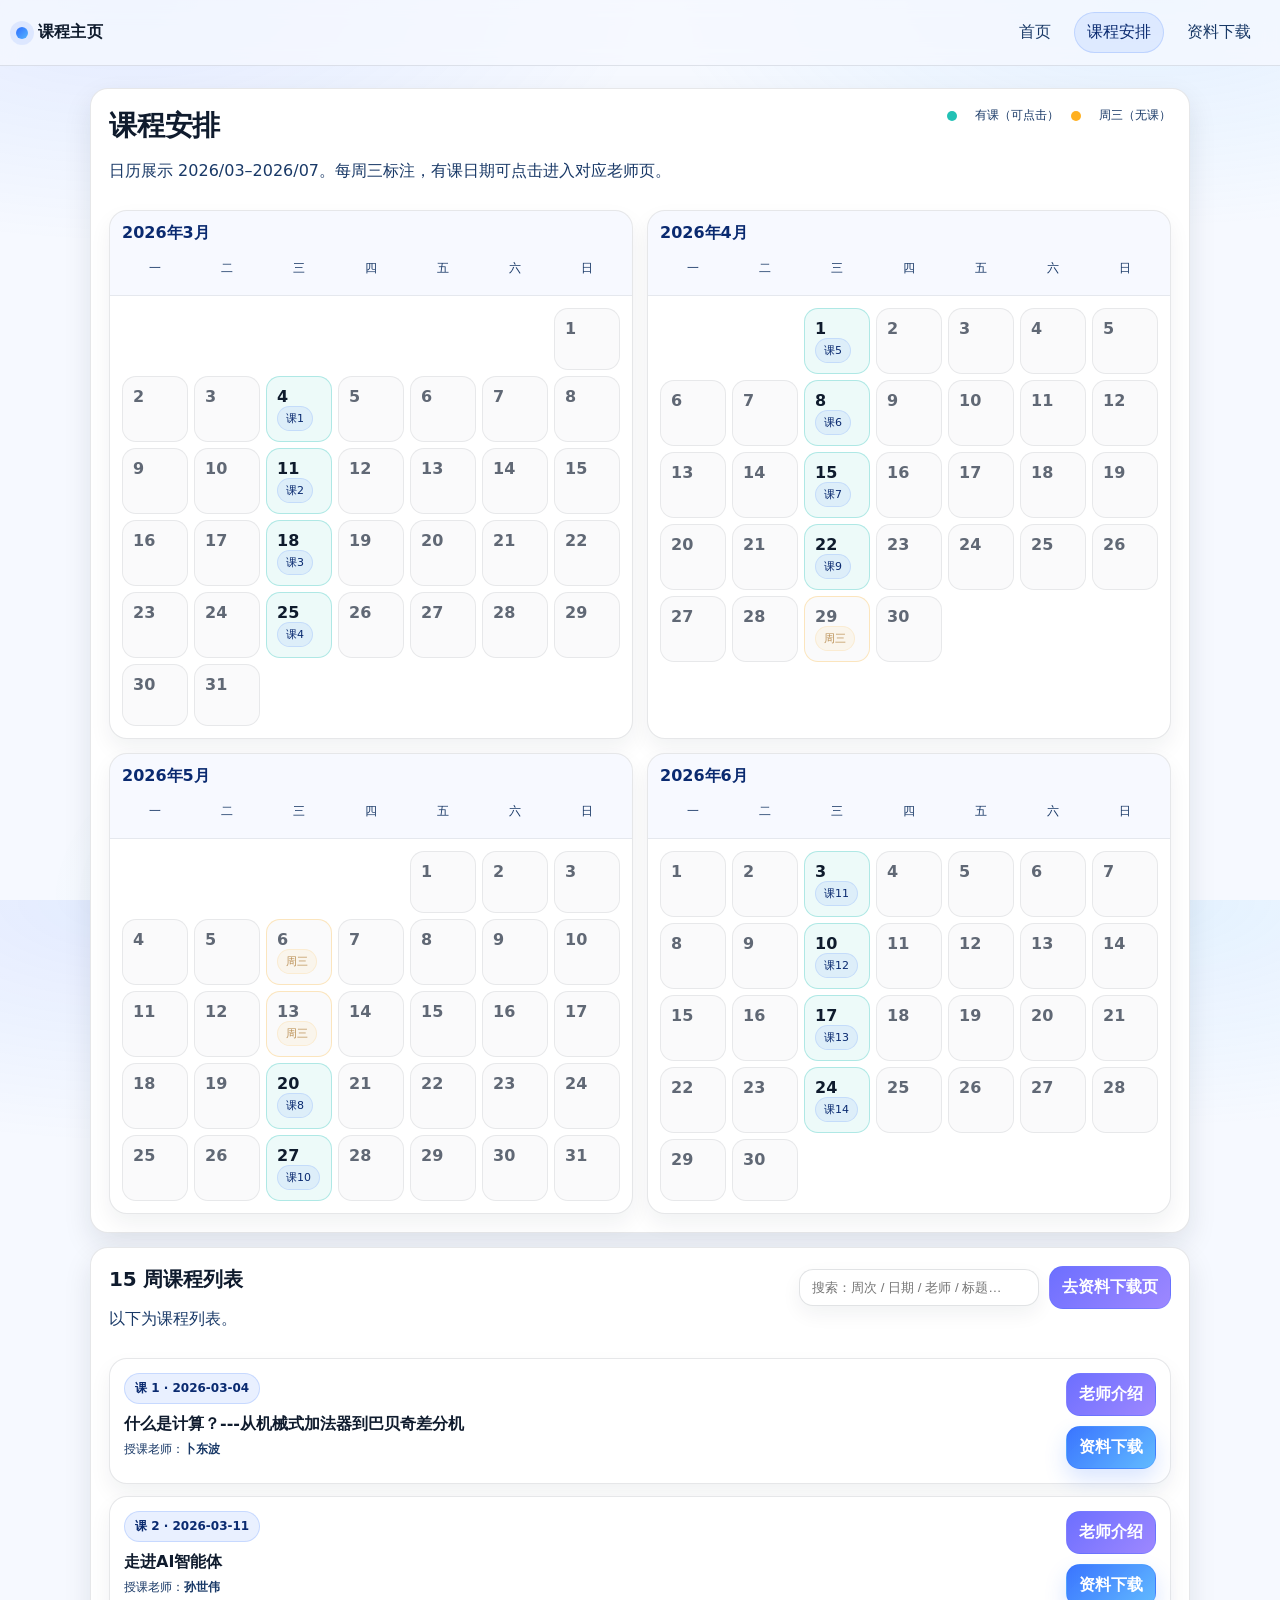
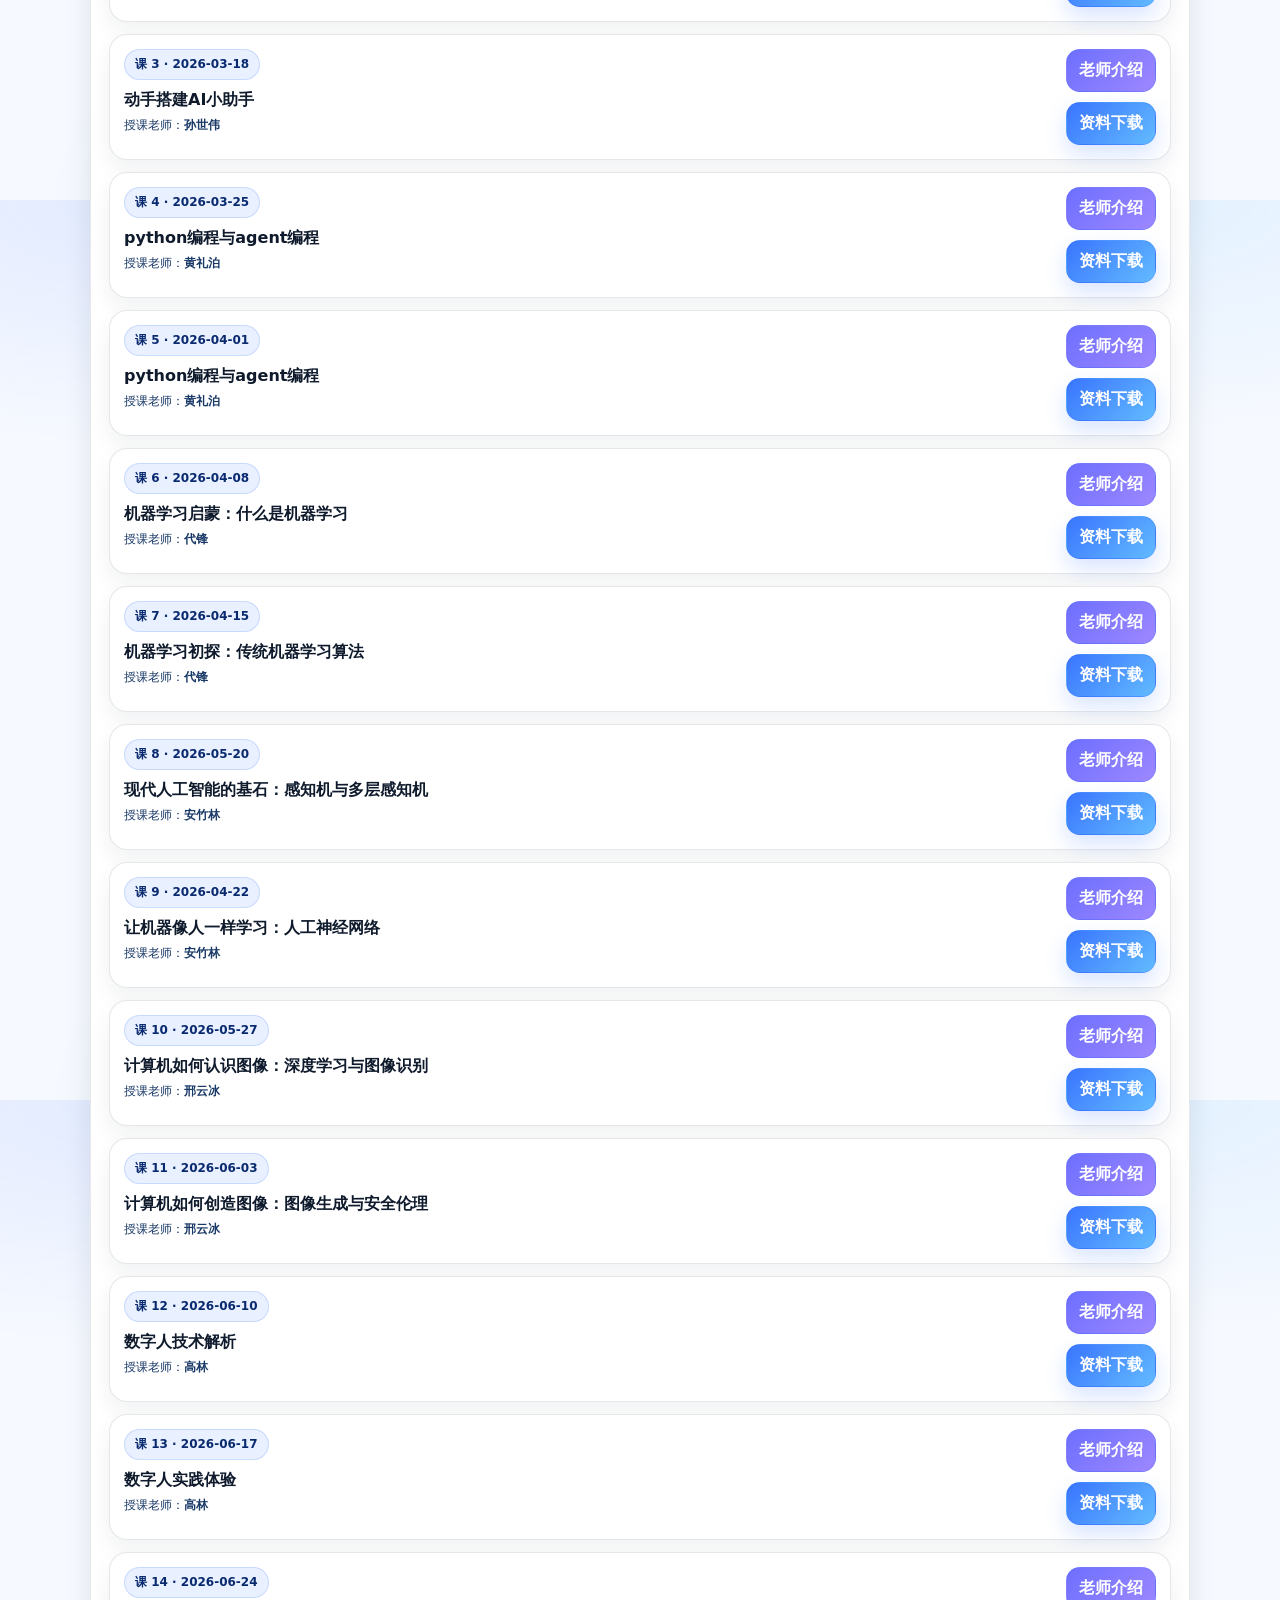
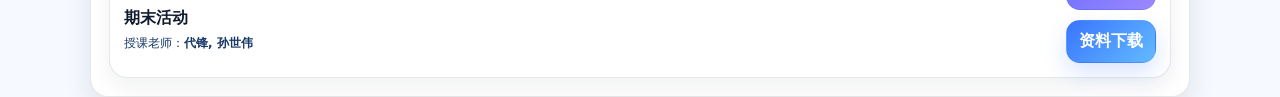
<file: schedule.html>
<!doctype html>
<html lang="zh-CN">
<head>
  <meta charset="utf-8" />
  <meta name="viewport" content="width=device-width, initial-scale=1" />
  <title>课程安排｜GitHub Pages</title>
  <link rel="stylesheet" href="assets/css/styles.css" />
</head>
<body data-page="schedule" data-base="">
  <header class="topbar">
    <a class="brand" href="index.html">
      <span class="brand-dot"></span>
      <span id="brandTitle">课程主页</span>
    </a>

    <nav class="nav">
      <a class="nav-link" href="index.html">首页</a>
      <a class="nav-link is-active" href="schedule.html">课程安排</a>
      <a class="nav-link" href="downloads.html">资料下载</a>
    </nav>
  </header>

  <main class="container">
    <section class="card">
      <div class="section-head">
        <div>
          <h1>课程安排</h1>
          <p class="muted">日历展示 2026/03–2026/07。每周三标注，有课日期可点击进入对应老师页。</p>
        </div>
        <div class="hint">
          <span class="dot dot-course"></span> 有课（可点击）
          <span class="dot dot-wed"></span> 周三（无课）
        </div>
      </div>

      <div id="calendar" class="calendar-wrap"></div>
    </section>

    <section class="card">
      <div class="section-head">
        <div>
          <h2>15 周课程列表</h2>
          <p class="muted">以下为课程列表。</p>
        </div>
        <div class="toolbar">
          <input id="searchLesson" class="input" placeholder="搜索：周次 / 日期 / 老师 / 标题…" />
          <a class="btn btn-ghost" href="downloads.html">去资料下载页</a>
        </div>
      </div>

      <div id="lessonList" class="lesson-list"></div>
    </section>

  </main>

  <script defer src="assets/js/data.js"></script>
  <script defer src="assets/js/main.js"></script>
</body>
</html>
</file>
<file: assets/css/styles.css>
/* assets/css/styles.css */

:root{
  --bg: #f6f9ff;
  --card: #ffffff;
  --card2:#ffffff;
  --text:#0f1b2d;
  --muted:#193967;

  --line: rgba(15, 27, 45, .10);
  --soft: rgba(15, 27, 45, .05);
  --shadow: 0 12px 28px rgba(15, 27, 45, .10);

  --accent:#2f6dff;  
  --accent2:#55b5ff;   
  --mint:#22c1b5;     
  --warn:#ffb020;    
  --ok:#16a34a;

  --r: 18px;
}

*{ box-sizing:border-box; }
html,body{ height:100%; }
body{
  margin:0;
  font-family: ui-sans-serif, system-ui, -apple-system, Segoe UI, Roboto, "PingFang SC","Hiragino Sans GB","Microsoft YaHei", Arial, sans-serif;
  color: var(--text);
  background:
    radial-gradient(900px 420px at 10% 0%, rgba(47,109,255,.10), transparent 58%),
    radial-gradient(820px 380px at 90% 0%, rgba(85,181,255,.12), transparent 60%),
    radial-gradient(720px 360px at 40% 100%, rgba(34,193,181,.08), transparent 65%),
    var(--bg);
}

a{ color: inherit; text-decoration:none; }
a:hover{ text-decoration:none; }
code{
  background: rgba(47,109,255,.08);
  color: #12306a;
  padding: .12rem .4rem;
  border-radius: 10px;
  border: 1px solid rgba(47,109,255,.14);
}

.container{
  width: min(1100px, calc(100% - 32px));
  margin: 22px auto 70px;
}

.topbar{
  position: sticky;
  top: 0;
  z-index: 10;
  background: rgba(246,249,255,.75);
  backdrop-filter: blur(10px);
  border-bottom: 1px solid var(--line);
  display:flex;
  align-items:center;
  justify-content:space-between;
  padding: 12px 16px;
}

.brand{
  display:flex; gap:10px; align-items:center;
  font-weight: 900;
  letter-spacing:.2px;
}
.brand-dot{
  width: 12px; height: 12px;
  border-radius: 999px;
  background: linear-gradient(135deg, var(--accent), var(--accent2));
  box-shadow: 0 0 0 6px rgba(47,109,255,.10);
}

.nav{ display:flex; gap:10px; flex-wrap:wrap; }
.nav-link{
  padding: 9px 12px;
  border-radius: 999px;
  color: var(--muted);
  border: 1px solid transparent;
  transition: all .18s ease;
}
.nav-link:hover{
  color: var(--text);
  background: rgba(47,109,255,.06);
  border-color: rgba(47,109,255,.14);
}
.nav-link.is-active{
  color: #0a2a70;
  background: rgba(47,109,255,.10);
  border-color: rgba(47,109,255,.18);
}

.card{
  background: var(--card);
  border: 1px solid var(--line);
  border-radius: var(--r);
  box-shadow: var(--shadow);
  padding: 18px;
  margin: 14px 0;
}

.card-soft{
  background: rgba(47,109,255,.04);
  border: 1px solid rgba(47,109,255,.12);
  border-radius: var(--r);
  padding: 14px;
}

.hr{
  height:1px;
  background: var(--line);
  margin: 14px 0;
}

h1,h2,h3{ margin: 0 0 10px; }
h1{ font-size: 28px; letter-spacing: -.2px; }
h2{ font-size: 20px; letter-spacing: -.1px; }
h3{ font-size: 16px; }
.muted{ color: var(--muted); }
.small{ font-size: 12px; }

.kicker{
  color: #0a2a70;
  font-weight: 900;
  letter-spacing:.12em;
  text-transform: uppercase;
  font-size: 12px;
  margin-bottom: 8px;
}

.hero{
  display:grid;
  grid-template-columns: 1.1fr .9fr;
  gap: 18px;
  align-items: start;
}
@media (max-width: 900px){
  .hero{ grid-template-columns: 1fr; }
}

.hero-actions{ display:flex; gap:10px; flex-wrap:wrap; margin-top: 12px; }

.chips{ display:flex; flex-wrap:wrap; gap:10px; margin: 14px 0; }
.chip{
  display:flex; gap:8px; align-items:center;
  padding: 8px 10px;
  border-radius: 999px;
  background: rgba(15,27,45,.03);
  border: 1px solid rgba(15,27,45,.08);
}
.chip-k{ color: var(--muted); font-size: 12px; }
.chip-v{ font-weight: 800; font-size: 12px; color:#000000; }

.btn{
  display:inline-flex; align-items:center; justify-content:center;
  padding: 10px 12px;
  border-radius: 14px;
  border: 1px solid rgba(47,109,255,.22);
  background: linear-gradient(135deg, rgba(47,109,255,.95), rgba(85,181,255,.92));
  color: #ffffff;
  font-weight: 900;
  cursor:pointer;
  transition: transform .12s ease, box-shadow .18s ease, filter .18s ease;
  box-shadow: 0 10px 22px rgba(47,109,255,.18);
}
.btn:hover{ transform: translateY(-1px); filter: brightness(1.02); }
.btn:active{ transform: translateY(0); }

.btn-ghost{
  background: linear-gradient(135deg, rgba(47, 50, 255, 0.7), rgba(116, 85, 255, 0.7));
  color: #ffffff;
  border: 1px solid rgba(47,109,255,.16);
  box-shadow: none;
}
.btn-ghost:hover{
  background: rgba(47,109,255,.10);
}

.logos{ display:grid; grid-template-columns: 1fr 1fr; gap: 12px; margin-bottom: 8px; }
@media (max-width: 520px){ .logos{ grid-template-columns: 1fr; } }
.logo-box{
  border-radius: var(--r);
  border: 1px dashed rgba(47,109,255,.25);
  background: rgba(47,109,255,.03);
  padding: 12px;
  min-height: 180px;
  display:flex;
  flex-direction:column;
  gap:10px;
  place-items: center;
}
.logo-label{ color: var(--muted); font-size: 12px; }
.logo-img{ width: 100%; height: 120px; object-fit: contain; opacity:.9; }

.mini-title{ font-weight: 900; margin-bottom: 8px; }
.mini-list{ margin: 0; padding-left: 18px; }
.mini-list li{ margin: 6px 0; }
.mini a{
  color: #0a2a70;
  text-decoration: underline;
  text-decoration-color: rgba(47,109,255,.25);
}

.grid-2{
  display:grid;
  grid-template-columns: 1fr 1fr;
  gap: 14px;
}
@media (max-width: 900px){
  .grid-2{ grid-template-columns: 1fr; }
}

.bullets{ margin: 0; padding-left: 18px; }
.bullets li{ margin: 8px 0; }

.teacher-grid{
  display:grid;
  grid-template-columns: repeat(4, 1fr);
  gap: 12px;
  margin-top: 12px;
}
@media (max-width: 900px){ .teacher-grid{ grid-template-columns: repeat(2, 1fr); } }
@media (max-width: 520px){ .teacher-grid{ grid-template-columns: 1fr; } }

.teacher-card{
  display:flex; gap: 10px; align-items:center;
  padding: 12px;
  border-radius: 16px;
  border: 1px solid rgba(15,27,45,.10);
  background: rgba(255,255,255,.90);
  transition: transform .12s ease, background .18s ease, border-color .18s ease, box-shadow .18s ease;
}
.teacher-card:hover{
  transform: translateY(-2px);
  border-color: rgba(47,109,255,.22);
  box-shadow: 0 12px 24px rgba(15,27,45,.10);
}
.avatar{
  width: 45px; height: 45px;
  border-radius: 12px;
  background: rgba(47,109,255,.06);
  border: 1px solid rgba(47,109,255,.16);
  /* overflow:hidden;
  display: grid;
  place-items: center; */
}
.avatar img{
  width: 100%;
  height: 100%;
  border-radius: 12px;
  object-fit: cover;        
  object-position: 50% 20%; 
  transform: scale(1.08);  
  transform-origin: center;
  display: block;
}
.teacher-name{ font-weight: 900; color:#0f1b2d; }

.section-head{
  display:flex;
  justify-content:space-between;
  align-items:flex-start;
  gap: 14px;
  flex-wrap:wrap;
}
.toolbar{ display:flex; gap:10px; align-items:center; flex-wrap:wrap; }
.input{
  padding: 10px 12px;
  border-radius: 14px;
  border: 1px solid rgba(15,27,45,.12);
  background: #ffffff;
  color: var(--text);
  outline: none;
  min-width: 240px;
  box-shadow: 0 8px 20px rgba(15,27,45,.06);
}
.input:focus{
  border-color: rgba(47,109,255,.35);
  box-shadow: 0 0 0 4px rgba(47,109,255,.12), 0 10px 22px rgba(15,27,45,.08);
}
.label{ display:block; margin-bottom: 6px; color: var(--muted); font-size: 12px; }

.badge{
  display:inline-flex;
  padding: 6px 10px;
  border-radius: 999px;
  background: rgba(47,109,255,.10);
  border: 1px solid rgba(47,109,255,.18);
  font-size: 12px;
  color: #0a2a70;
  font-weight: 900;
}

.lesson-list{ display:flex; flex-direction:column; gap: 12px; margin-top: 12px; }
.lesson-card{
  display:flex;
  gap: 14px;
  justify-content:space-between;
  align-items:flex-start;
  border-radius: var(--r);
  border: 1px solid rgba(15,27,45,.10);
  background: #ffffff;
  padding: 14px;
  box-shadow: 0 10px 22px rgba(15,27,45,.06);
}
.lesson-card.is-highlight{
  border-color: rgba(34,193,181,.35);
  box-shadow: 0 0 0 6px rgba(34,193,181,.10), 0 12px 28px rgba(15,27,45,.10);
}
.lesson-left{ flex: 1 1 auto; }
.lesson-right{ flex: 0 0 auto; display:flex; flex-direction:column; gap: 10px; }

.lesson-title{ margin: 10px 0 6px; }
.mini-bullets{ margin: 10px 0 0; padding-left: 18px; color: var(--muted); }
.mini-bullets li{ margin: 6px 0; }

.hint{
  display:flex; gap: 12px; align-items:center;
  color: var(--muted); font-size: 12px;
}
.dot{ width:10px; height:10px; border-radius: 999px; display:inline-block; margin-right:6px; }
.dot-course{ background: var(--mint); }
.dot-wed{ background: var(--warn); }

.calendar-wrap{
  display:grid;
  grid-template-columns: repeat(2, 1fr);
  gap: 14px;
  margin-top: 12px;
}
@media (max-width: 900px){ .calendar-wrap{ grid-template-columns: 1fr; } }

.cal-month-wrap{
  border-radius: var(--r);
  border: 1px solid rgba(15,27,45,.10);
  background: #ffffff;
  overflow:hidden;
  box-shadow: 0 10px 22px rgba(15,27,45,.06);
}
.cal-head{
  padding: 12px;
  border-bottom: 1px solid rgba(15,27,45,.08);
  background: rgba(47,109,255,.04);
}
.cal-month{ font-weight: 900; margin-bottom: 10px; color:#0a2a70; }
.cal-weekdays{
  display:grid;
  grid-template-columns: repeat(7, 1fr);
  gap: 6px;
  color: var(--muted);
  font-size: 12px;
}
.cal-wd{ text-align:center; padding: 6px 0; }

.cal-grid{
  display:grid;
  grid-template-columns: repeat(7, 1fr);
  gap: 6px;
  padding: 12px;
}

.cal-cell{
  border-radius: 14px;
  border: 1px solid rgba(15,27,45,.08);
  background: rgba(15,27,45,.02);
  min-height: 62px;
  overflow:hidden;
}
.cal-cell.is-empty{
  background: transparent;
  border-color: transparent;
}
.cal-cell.is-wed{
  border-color: rgba(255,176,32,.28);
}
.cal-cell.is-course{
  border-color: rgba(34,193,181,.30);
  background: rgba(34,193,181,.08);
}

.cal-link{
  width:100%; height:100%;
  display:flex;
  flex-direction:column;
  justify-content:space-between;
  padding: 10px;
}
.cal-link.is-disabled{ opacity: .65; }
.cal-day{ font-weight: 900; color:#0f1b2d; }
.cal-tag{
  font-size: 11px;
  padding: 4px 8px;
  border-radius: 999px;
  background: rgba(47,109,255,.08);
  border: 1px solid rgba(47,109,255,.14);
  width: fit-content;
  color: #0a2a70;
}
.cal-tag-muted{
  background: rgba(255,176,32,.10);
  border-color: rgba(255,176,32,.20);
  color: #9a5a00;
}

.teacher-profile{
  display:grid;
  grid-template-columns: 220px 1fr;
  gap: 14px;
  align-items:start;
}
@media (max-width: 900px){ .teacher-profile{ grid-template-columns: 1fr; } }

.teacher-photo{
  border-radius: var(--r);
  border: 1px solid rgba(15,27,45,.10);
  background: rgba(32, 95, 114, 0.02);
  overflow: hidden;
  box-shadow: 0 10px 22px rgba(15,27,45,.2);
}

.teacher-photo img{
  width: 100%;
  height: 200px;
  object-fit: contain;
  object-position: center;
  display: block;
  background: linear-gradient(135deg, rgba(47,109,255,.06), rgba(85,181,255,.04));
}

.teacher-h1{ margin: 10px 0 6px; }
.teacher-bio{ margin: 10px 0 0; color: var(--muted); line-height: 1.7; }

.row{ display:flex; gap:10px; align-items:center; flex-wrap:wrap; }
.row-gap{ margin-top: 12px; }

.gate{
  display:grid;
  grid-template-columns: 1.2fr .8fr;
  gap: 14px;
  margin-top: 12px;
}
@media (max-width: 900px){ .gate{ grid-template-columns: 1fr; } }

.locked{
  margin-top: 12px;
  padding: 14px;
  border-radius: var(--r);
  border: 1px dashed rgba(47,109,255,.26);
  background: rgba(47,109,255,.03);
}
.locked-badge{
  display:inline-flex;
  padding: 8px 10px;
  border-radius: 999px;
  background: rgba(47,109,255,.10);
  border: 1px solid rgba(47,109,255,.18);
  color:#0a2a70;
  font-weight: 900;
  margin-bottom: 8px;
}

.downloads-list{ margin-top: 12px; display:flex; flex-direction:column; gap: 12px; }
.is-hidden{ display:none !important; }

.dl-block{
  border-radius: var(--r);
  border: 1px solid rgba(15,27,45,.10);
  background: #ffffff;
  overflow:hidden;
  box-shadow: 0 10px 22px rgba(15,27,45,.06);
}
.dl-block.is-highlight{
  box-shadow: 0 0 0 6px rgba(47,109,255,.12), 0 12px 28px rgba(15,27,45,.10);
}
.dl-summary{
  list-style: none;
  cursor: pointer;
  padding: 12px 14px;
  display:flex;
  align-items:center;
  justify-content:space-between;
  gap: 12px;
}
.dl-summary::-webkit-details-marker{ display:none; }
.dl-title{
  display:flex;
  gap: 10px;
  align-items:center;
  flex-wrap:wrap;
}
.dl-main{ font-weight: 900; }
.dl-back{
  color:#0a2a70;
  text-decoration: underline;
  text-decoration-color: rgba(47,109,255,.25);
}
.dl-meta{ color: var(--muted); }

.dl-body{
  padding: 0 14px 14px;
  border-top: 1px solid rgba(15,27,45,.08);
}
.dl-list{ margin: 12px 0 0; padding-left: 18px; }
.dl-item{ margin: 10px 0; }
.dl-link{
  color: #0a2a70;
  font-weight: 900;
  text-decoration: underline;
  text-decoration-color: rgba(47,109,255,.25);
}

.teacher-lessons{
  display:flex;
  flex-direction:column;
  gap: 12px;
  margin-top: 12px;
}

.teacher-lesson-block{
  border-radius: var(--r);
  border: 1px solid rgba(15,27,45,.10);
  background: #ffffff;
  padding: 14px;
  box-shadow: 0 10px 22px rgba(15,27,45,.06);
}

.teacher-lesson-block.is-highlight{
  border-color: rgba(34,193,181,.35);
  box-shadow: 0 0 0 6px rgba(34,193,181,.10), 0 12px 28px rgba(15,27,45,.10);
}

.teacher-lesson-head{
  display:flex;
  justify-content:space-between;
  align-items:flex-start;
  gap: 14px;
  flex-wrap:wrap;
}

.teacher-lesson-actions{
  display:flex;
  flex-direction:column;
  gap: 10px;
}

.gallery{
  display:grid;
  grid-template-columns: repeat(3, 1fr);
  gap: 10px;
  margin-top: 10px;
}
@media (max-width: 900px){
  .gallery{ grid-template-columns: repeat(2, 1fr); }
}
@media (max-width: 520px){
  .gallery{ grid-template-columns: 1fr; }
}

.gallery-item{
  border-radius: 16px;
  border: 1px solid rgba(15,27,45,.10);
  background: rgba(47,109,255,.03);
  overflow:hidden;
  display:block;
  min-height: 120px;
  box-shadow: 0 10px 20px rgba(15,27,45,.06);
}
.gallery-item img{
  width:100%;
  height: 100%;
  object-fit: cover;
  display:block;
  transition: transform .18s ease;
}
.gallery-item:hover img{
  transform: scale(1.03);
}

.gallery-empty{
  display:flex;
  gap: 12px;
  align-items:center;
  border-radius: var(--r);
  border: 1px dashed rgba(47,109,255,.26);
  background: rgba(47,109,255,.03);
  padding: 12px;
  margin-top: 10px;
}
.gallery-empty img{
  width: 88px;
  height: 60px;
  object-fit: contain;
  opacity: .95;
}

.footer{
  margin-top: 20px;
  padding: 14px 4px;
  color: var(--muted);
  text-align:center;
}


.hero.hero-banner{
  position: relative;
  overflow: hidden;
  isolation: isolate;
  background: transparent !important;
}

.hero-banner-img{
  position: absolute;
  inset: 0;
  width: 100%;
  height: 100%;
  object-fit: cover;
  object-position: center;
  transform: scale(1.03);
  z-index: 0;
  filter: saturate(1.05) contrast(1.02);
}

.hero-banner-mask{
  position: absolute;
  inset: 0;
  z-index: 1;
  background:
    radial-gradient(900px 420px at 12% 10%,
      rgba(47,109,255,.14),
      transparent 60%),
    linear-gradient(135deg,
      rgba(255,255,255, var(--mask-b, .85)) 0%,
      rgba(255,255,255, var(--mask-a, .45)) 45%,
      rgba(255,255,255, var(--mask-b, .85)) 100%);
}

.hero.hero-banner > .hero-left,
.hero.hero-banner > .hero-right,
.hero.hero-banner > .hero-flag{
  position: relative;
  z-index: 2;
}

.hero.hero-banner .logo-box,
.hero.hero-banner .mini.card-soft{
  background: rgba(255, 255, 255, 0.8);
  border-color: rgba(15,27,45,.12);
}
.hero{
  align-items: center;
}



.scroll-panel{
  height: 400px;                
  overflow: auto;             
  padding: 12px;
  border-radius: 14px;
  border: 1px solid rgba(15,27,45,.10);
  background: rgba(47,109,255,.03);
  scrollbar-gutter: stable;      
}

.research-block + .research-block{
  margin-top: 12px;
  padding-top: 12px;
  border-top: 1px dashed rgba(15,27,45,.12);
}
.research-title{
  font-weight: 900;
  color: #0a2a70;
  margin-bottom: 6px;
}
.research-list{
  margin: 0;
  padding-left: 18px;
  color: var(--muted);
}
.research-list li{
  margin: 6px 0;
}

.scroll-panel::-webkit-scrollbar{ width: 10px; }
.scroll-panel::-webkit-scrollbar-thumb{
  background: rgba(47,109,255,.22);
  border-radius: 999px;
  border: 3px solid rgba(255,255,255,.55);
}
.scroll-panel::-webkit-scrollbar-track{
  background: transparent;
}

.hero-flag{
  grid-column: 1 / -1;     
  display: flex;
  justify-content: justify-content; 
  align-items: center;
  margin-top: -4px;
  margin-bottom: 10px;
}

.hero-flag-img{
  height: 100px;           
  width: auto;
  max-width: 100%;
  object-fit: contain;
  display: block;

  background: rgba(255,255,255,.75);
  border: 1px solid rgba(15,27,45,.10);
  border-radius: 1px;
  padding: 6px 10px;
  box-shadow: 0 10px 22px rgba(15,27,45,.10);
}

@media (max-width: 520px){
  .hero-flag-img{ height: 36px; padding: 6px 10px; }
}

/* ===== ICT 管理员视图 ===== */

.ict-view {
  display: flex;
  flex-direction: column;
  gap: 20px;
  padding: 4px 0;
}

.ict-section-head { margin-bottom: 4px; }

.ict-heading {
  font-size: 17px;
  font-weight: 900;
  color: #0a2a70;
  margin: 0 0 14px;
  display: flex;
  align-items: baseline;
  gap: 8px;
}

.ict-block {
  padding: 18px 20px;
  border-radius: var(--r);
  border: 1px solid var(--line);
  background: #fff;
  box-shadow: var(--shadow);
}

/* ---- 时间轴 ---- */

.ict-timeline {
  position: relative;
  padding-left: 26px;
  display: flex;
  flex-direction: column;
}

.ict-timeline::before {
  content: "";
  position: absolute;
  left: 7px;
  top: 0;
  bottom: 0;
  width: 2px;
  background: rgba(47,109,255,.18);
  border-radius: 2px;
}

.ict-timeline-item {
  position: relative;
  padding-bottom: 20px;
}

.ict-timeline-item:last-child { padding-bottom: 0; }

.ict-timeline-dot {
  position: absolute;
  left: -22px;
  top: 5px;
  width: 12px;
  height: 12px;
  border-radius: 50%;
  background: var(--accent);
  border: 2px solid #fff;
  box-shadow: 0 0 0 3px rgba(47,109,255,.22);
}

.ict-timeline-content { display: flex; flex-direction: column; gap: 3px; }

.ict-timeline-date {
  font-size: 12px;
  color: var(--muted);
  font-weight: 600;
}

.ict-timeline-title {
  font-weight: 900;
  color: #0f1b2d;
  font-size: 14px;
}

.ict-timeline-body {
  color: var(--muted);
  font-size: 13px;
  line-height: 1.65;
  margin-top: 2px;
  white-space: pre-wrap;
}

/* ---- 教案表格 ---- */

.ict-table-wrap {
  overflow-x: auto;
  border-radius: 10px;
  border: 1px solid var(--line);
}

.ict-table {
  width: 100%;
  border-collapse: collapse;
  font-size: 13px;
}

.ict-table thead th {
  background: rgba(47,109,255,.06);
  color: #0a2a70;
  font-weight: 900;
  padding: 10px 12px;
  text-align: left;
  border-bottom: 1px solid rgba(47,109,255,.14);
  white-space: nowrap;
}

.ict-table tbody tr:hover { background: rgba(47,109,255,.03); }

.ict-plan-row td {
  padding: 10px 12px;
  border-bottom: 1px solid rgba(15,27,45,.06);
  vertical-align: middle;
}

.ict-plan-row:last-child td { border-bottom: none; }

.ict-plan-week { font-weight: 900; color: #0a2a70; white-space: nowrap; }
.ict-plan-date { color: var(--muted); white-space: nowrap; font-size: 12px; }
.ict-plan-title { font-weight: 600; }
.ict-plan-teacher { color: var(--muted); white-space: nowrap; }

.ict-plan-link {
  display: inline-flex;
  align-items: center;
  padding: 3px 10px;
  border-radius: 999px;
  background: rgba(22,163,74,.10);
  border: 1px solid rgba(22,163,74,.22);
  color: #15803d;
  font-weight: 900;
  font-size: 12px;
  text-decoration: none;
  transition: background .15s;
}
.ict-plan-link:hover { background: rgba(22,163,74,.18); }

.ict-plan-missing {
  display: inline-flex;
  align-items: center;
  padding: 3px 10px;
  border-radius: 999px;
  background: rgba(255,176,32,.10);
  border: 1px solid rgba(255,176,32,.28);
  color: #92510a;
  font-weight: 700;
  font-size: 12px;
}

.ict-pdf-link {
  display: inline-flex;
  align-items: center;
  gap: 5px;
  margin-top: 6px;
  padding: 4px 12px;
  border-radius: 999px;
  background: rgba(47,109,255,.08);
  border: 1px solid rgba(47,109,255,.22);
  color: var(--accent);
  font-weight: 700;
  font-size: 12px;
  text-decoration: none;
  transition: background .15s;
}
.ict-pdf-link:hover { background: rgba(47,109,255,.16); }

@media (max-width: 520px) {
  .ict-block { padding: 14px; }
  .ict-plan-date { display: none; }
}
</file>
